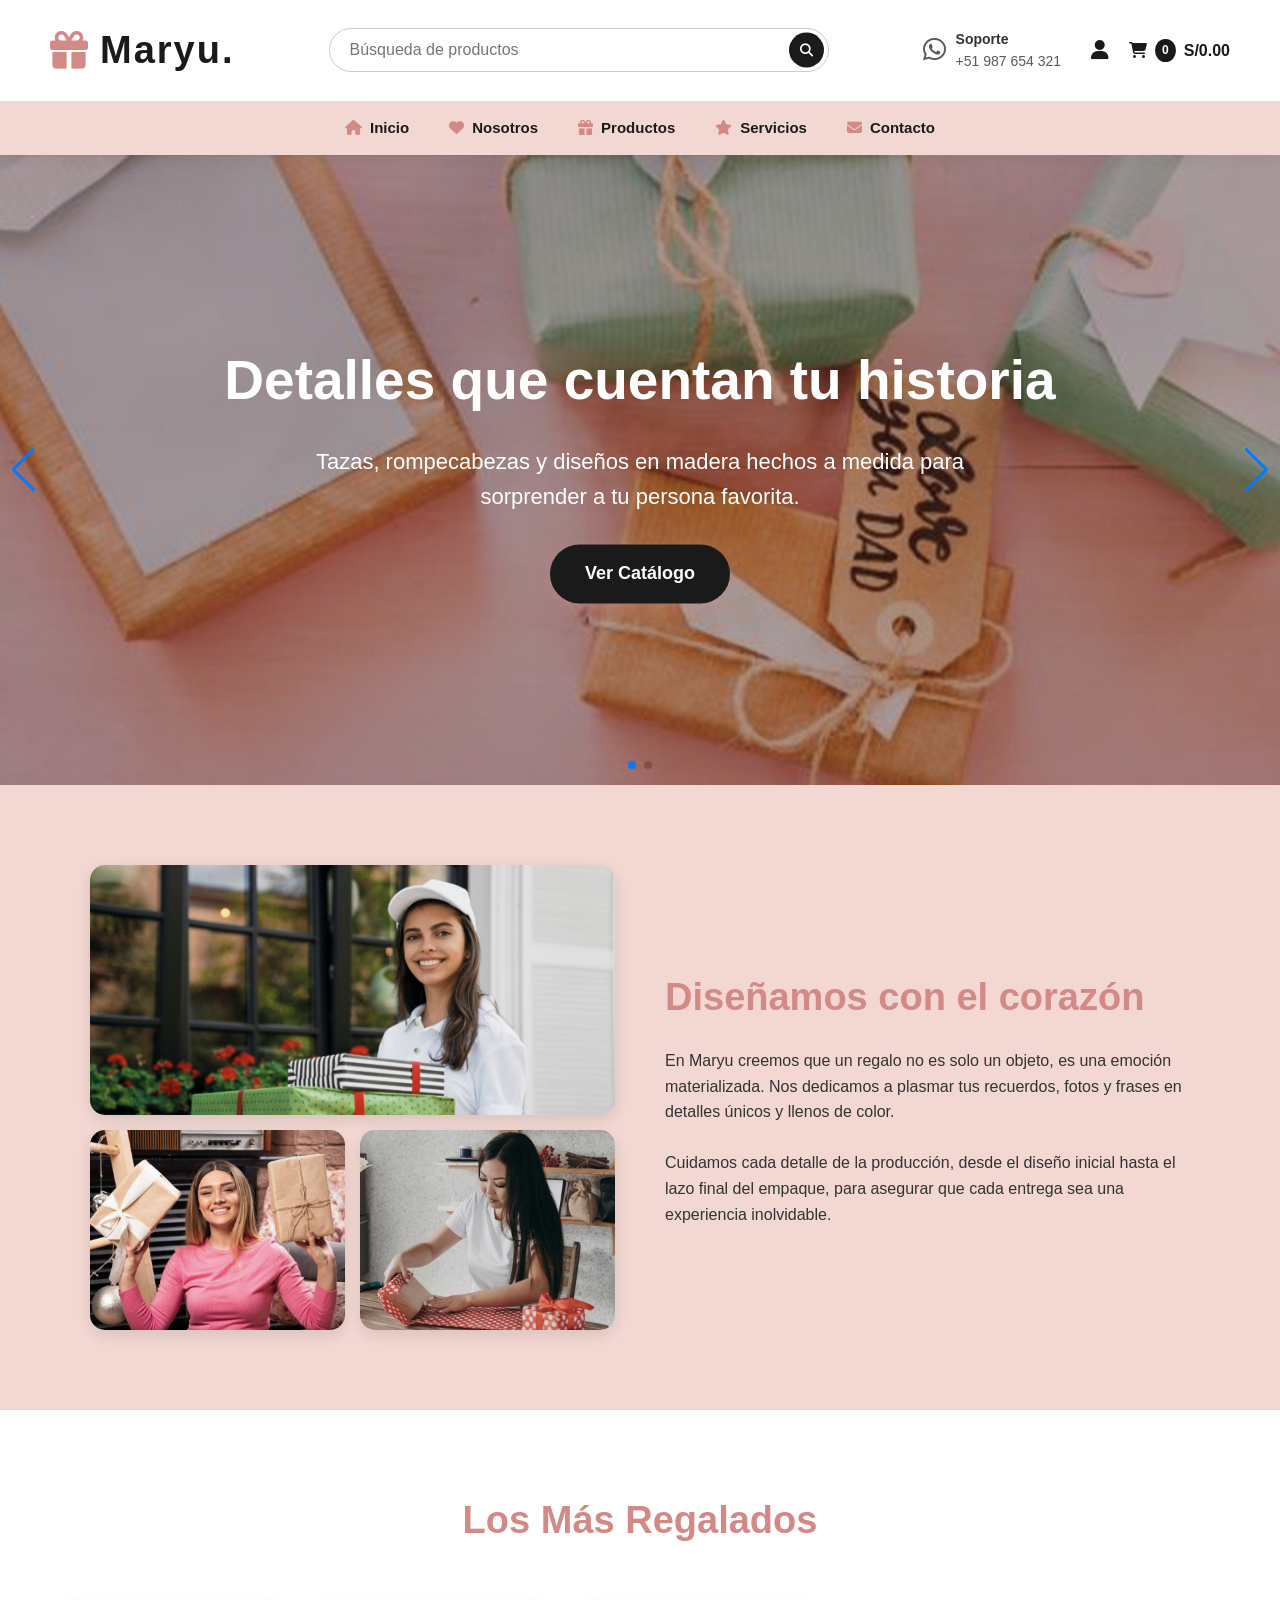
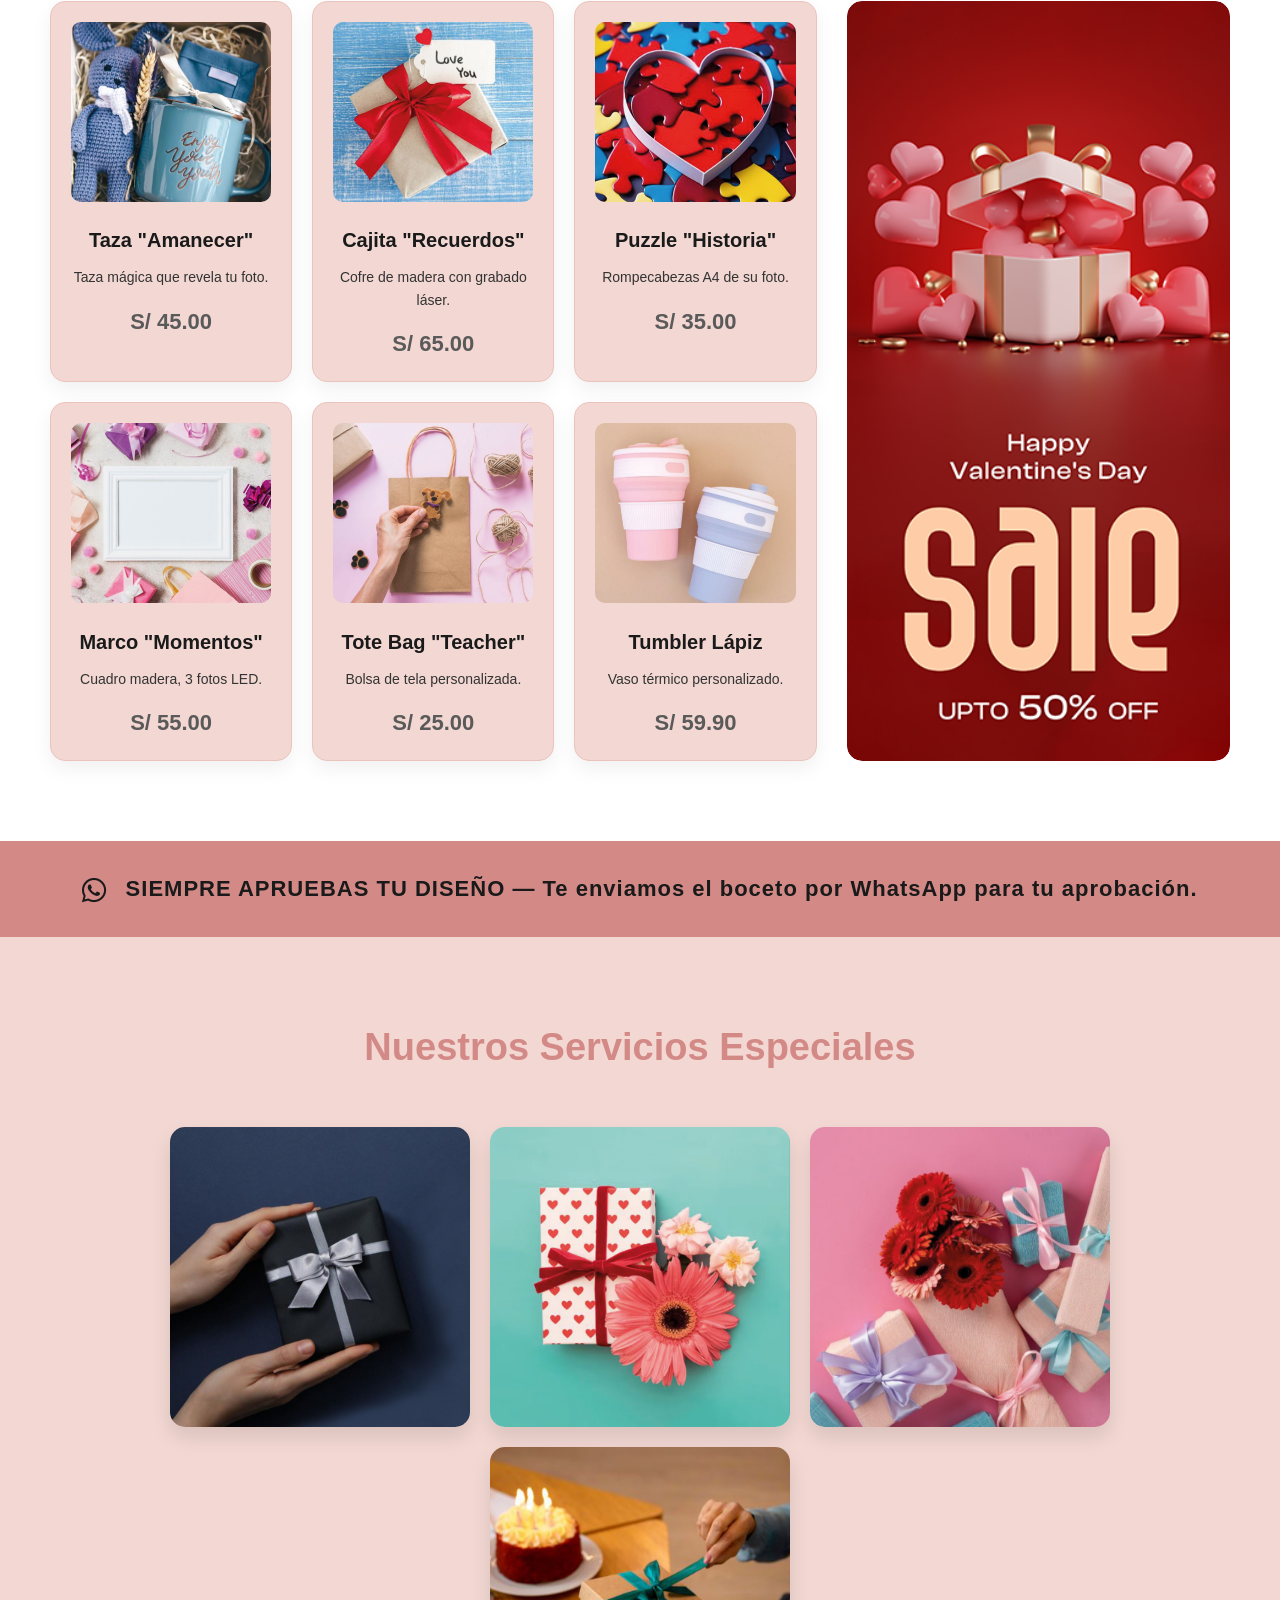
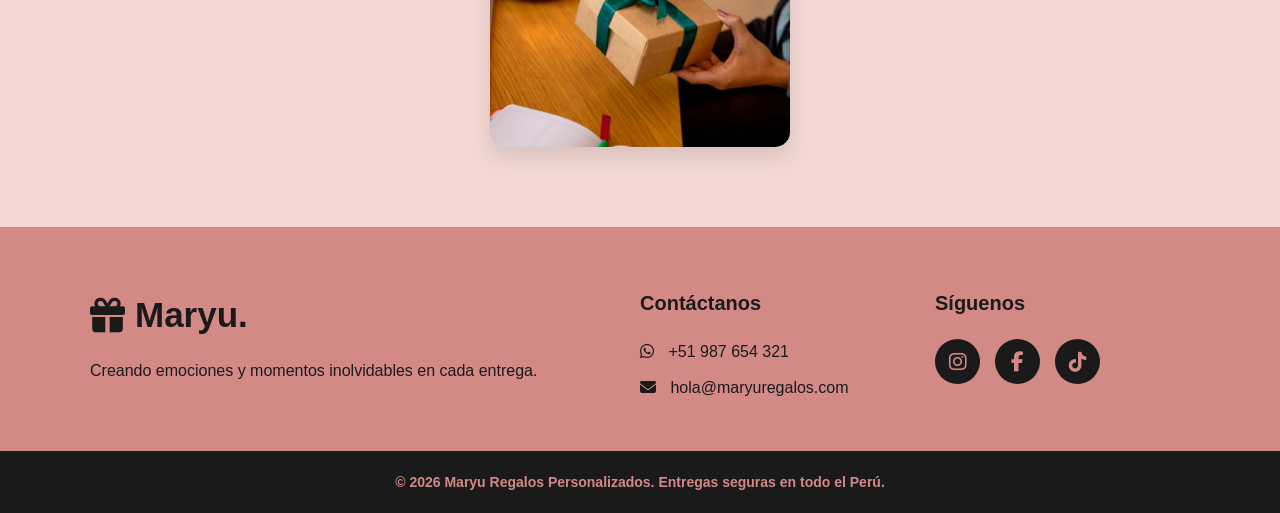
<file: index.html>
<!DOCTYPE html>
<html lang="es">
<head>
    <meta charset="UTF-8">
    <meta name="viewport" content="width=device-width, initial-scale=1.0">
    <title>Maryu - Regalos Personalizados</title>
    <link rel="stylesheet" href="style.css">
    <link href="https://fonts.googleapis.com/css2?family=Poppins:wght@300;400;600;800&display=swap" rel="stylesheet">
    <link rel="stylesheet" href="https://cdnjs.cloudflare.com/ajax/libs/font-awesome/6.4.0/css/all.min.css">
    <link rel="stylesheet" href="https://cdn.jsdelivr.net/npm/swiper@10/swiper-bundle.min.css">
    <link href="https://unpkg.com/aos@2.3.1/dist/aos.css" rel="stylesheet"/>
</head>
<body>

    <header>
        <div class="header-top">
           
            <div class="logo"><i class="fas fa-gift"></i> Maryu.</div>
            
            <div class="search-bar">
                <input type="text" placeholder="Búsqueda de productos">
                <button type="submit"><i class="fas fa-search"></i></button>
            </div>
            
            <div class="header-right">
                <div class="header-contact">
                    <i class="fab fa-whatsapp"></i>
                    <div class="contact-text">
                        <span class="contact-title">Soporte</span>
                        <span class="contact-number">+51 987 654 321</span>
                    </div>
                </div>
                <div class="header-user-cart">
                    <a href="#"><i class="fas fa-user"></i></a>
                    <a href="#" class="cart-link">
                        <i class="fas fa-shopping-cart"></i> 
                        <span class="cart-count">0</span> S/0.00
                    </a>
                </div>
            </div>
        </div>
        
        <nav class="header-nav">
            <ul class="nav-links">
                <li><a href="index.html"><i class="fas fa-home"></i> Inicio</a></li>
                <li><a href="nosotros.html"><i class="fas fa-heart"></i> Nosotros</a></li>
                <li><a href="productos.html"><i class="fas fa-gift"></i> Productos</a></li>
                <li><a href="servicios.html"><i class="fas fa-star"></i> Servicios</a></li>
                <li><a href="contactos.html"><i class="fas fa-envelope"></i> Contacto</a></li>
            </ul>
        </nav>
    </header>

    <main>
        
        <section id="inicio">
            <div class="swiper mySwiper">
                <div class="swiper-wrapper">
                    <div class="swiper-slide slide-1">
                        <div class="slide-content">
                            <h1>Detalles que cuentan tu historia</h1>
                            <p>Tazas, rompecabezas y diseños en madera hechos a medida para sorprender a tu persona favorita.</p>
                            <a href="productos.html" class="btn-principal">Ver Catálogo</a>
                        </div>
                    </div>
                    <div class="swiper-slide slide-2">
                        <div class="slide-content">
                            <h1>Regalos diseñados con el corazón</h1>
                            <p>Creamos emociones materializadas en madera y color. Cada detalle está pensado especialmente para ti.</p>
                            <a href="nosotros.html" class="btn-principal">Conoce Más</a>
                        </div>
                    </div>
                </div>
                <div class="swiper-pagination"></div>
                <div class="swiper-button-next"></div>
                <div class="swiper-button-prev"></div>
            </div>
        </section>

        <section id="nosotros">
        
            <div class="nosotros-img-grid" data-aos="fade-right">
                <img src="IMG/nosotros-1.png" alt="Regalo especial" class="img-1">
                <img src="IMG/nosotros-2.png" alt="Caja decorada" class="img-2">
                <img src="IMG/nosotros-3.png" alt="Detalle en madera" class="img-3">
            </div>
         
            <div class="nosotros-texto" data-aos="fade-left">
                <h2>Diseñamos con el corazón</h2>
                <p>En Maryu creemos que un regalo no es solo un objeto, es una emoción materializada. Nos dedicamos a plasmar tus recuerdos, fotos y frases en detalles únicos y llenos de color.</p>
                <br>
                <p>Cuidamos cada detalle de la producción, desde el diseño inicial hasta el lazo final del empaque, para asegurar que cada entrega sea una experiencia inolvidable.</p>
            </div>
        </section>

        <section id="productos">
            <h2 class="titulo-seccion" data-aos="fade-up">Los Más Regalados</h2>
            <div class="productos-layout">
                
                <div class="productos-grid-6">
                    
                    <div class="producto-card" data-aos="fade-up">
                        <img src="IMG/regalos-1.png" alt="Taza blanca" class="img-producto">
                        <h3>Taza "Amanecer"</h3>
                        <p>Taza mágica que revela tu foto.</p>
                        <p class="precio">S/ 45.00</p>
                    </div>

                    <div class="producto-card" data-aos="fade-up" data-aos-delay="100">
                        <img src="IMG/regalos-2.png" alt="Caja de madera" class="img-producto">
                        <h3>Cajita "Recuerdos"</h3>
                        <p>Cofre de madera con grabado láser.</p>
                        <p class="precio">S/ 65.00</p>
                    </div>

                    <div class="producto-card" data-aos="fade-up" data-aos-delay="200">
                        <img src="IMG/regalos-3.png" alt="Foto rompecabezas" class="img-producto">
                        <h3>Puzzle "Historia"</h3>
                        <p>Rompecabezas A4 de su foto.</p>
                        <p class="precio">S/ 35.00</p>
                    </div>

                    <div class="producto-card" data-aos="fade-up">
                        <img src="IMG/regalos-4.png" alt="Fotos polaroid" class="img-producto">
                        <h3>Marco "Momentos"</h3>
                        <p>Cuadro madera, 3 fotos LED.</p>
                        <p class="precio">S/ 55.00</p>
                    </div>

                    <div class="producto-card" data-aos="fade-up" data-aos-delay="100">
                        <img src="IMG/regalos-5.png" alt="Bolso Personalizado" class="img-producto">
                        <h3>Tote Bag "Teacher"</h3>
                        <p>Bolsa de tela personalizada.</p>
                        <p class="precio">S/ 25.00</p>
                    </div>

                    <div class="producto-card" data-aos="fade-up" data-aos-delay="200">
                        <img src="IMG/regalos-6.png" alt="Tumbler" class="img-producto">
                        <h3>Tumbler Lápiz</h3>
                        <p>Vaso térmico personalizado.</p>
                        <p class="precio">S/ 59.90</p>
                    </div>

                </div>

  
                <div class="productos-banner-derecho" data-aos="fade-left">
                    <img src="IMG/banner-regalo.png" alt="Porque un detalle marca la diferencia" class="img-banner-vertical">
                </div>

            </div>
        </section>

    
        <section class="banner-aprobacion">
            <i class="fab fa-whatsapp"></i> SIEMPRE APRUEBAS TU DISEÑO — Te enviamos el boceto por WhatsApp para tu aprobación.
        </section>

        <section id="servicios">
            <h2 class="titulo-seccion" data-aos="fade-up">Nuestros Servicios Especiales</h2>
            <div class="servicios-grid-4">
                
                <div class="servicio-item" data-aos="zoom-in">
                    <img src="IMG/servicios-1.png" alt="Corporativo" class="img-servicio">
                    <div class="servicio-overlay">
                        <h3>Regalos Corporativos</h3>
                        <p>Sorprende a tu equipo.</p>
                        <a href="servicios.html" class="btn-outline">Saber más</a>
                    </div>
                </div>

                <div class="servicio-item" data-aos="zoom-in" data-aos-delay="100">
                    <img src="IMG/servicios-2.png" alt="Cumpleaños" class="img-servicio">
                    <div class="servicio-overlay">
                        <h3>Fechas Especiales</h3>
                        <p>Kits armados para celebrar.</p>
                        <a href="servicios.html" class="btn-outline">Saber más</a>
                    </div>
                </div>

                <div class="servicio-item" data-aos="zoom-in" data-aos-delay="200">
                    <img src="IMG/servicios-3.png" alt="Flores" class="img-servicio">
                    <div class="servicio-overlay">
                        <h3>Arreglos Florales</h3>
                        <p>El complemento perfecto.</p>
                        <a href="servicios.html" class="btn-outline">Saber más</a>
                    </div>
                </div>

                <div class="servicio-item" data-aos="zoom-in" data-aos-delay="300">
                    <img src="IMG/servicios-4.png" alt="Envios" class="img-servicio">
                    <div class="servicio-overlay">
                        <h3>Envíos Sorpresa</h3>
                        <p>Entregamos directo a su puerta.</p>
                        <a href="servicios.html" class="btn-outline">Saber más</a>
                    </div>
                </div>

            </div>
        </section>

    </main>

    <footer id="contactos">
        <div class="footer-top">
            <div class="footer-info">
                <h2 class="footer-logo"><i class="fas fa-gift"></i> Maryu.</h2>
                <p>Creando emociones y momentos inolvidables en cada entrega.</p>
            </div>
            
            <div class="footer-contacto">
                <h3>Contáctanos</h3>
                <p><i class="fab fa-whatsapp"></i> +51 987 654 321</p>
                <p><i class="fas fa-envelope"></i> hola@maryuregalos.com</p>
            </div>

            <div class="footer-redes">
                <h3>Síguenos</h3>
                <div class="redes-iconos">
                    <a href="#"><i class="fab fa-instagram"></i></a>
                    <a href="#"><i class="fab fa-facebook-f"></i></a>
                    <a href="#"><i class="fab fa-tiktok"></i></a>
                </div>
            </div>
        </div>
        
        <div class="footer-bottom">
            <p>&copy; 2026 Maryu Regalos Personalizados. Entregas seguras en todo el Perú.</p>
        </div>
    </footer>

    <script src="https://cdn.jsdelivr.net/npm/swiper@10/swiper-bundle.min.js"></script>
    <script>
        var swiper = new Swiper(".mySwiper", {
            loop: true,
            effect: "fade",
            autoplay: {
                delay: 4000,
                disableOnInteraction: false,
            },
            pagination: {
                el: ".swiper-pagination",
                clickable: true,
            },
            navigation: {
                nextEl: ".swiper-button-next",
                prevEl: ".swiper-button-prev",
            },
        });
    </script>

    <script src="https://unpkg.com/aos@2.3.1/dist/aos.js"></script>
    <script>
        AOS.init({
            duration: 800, 
            once: true
        });
    </script>

</body>
</html>
</file>
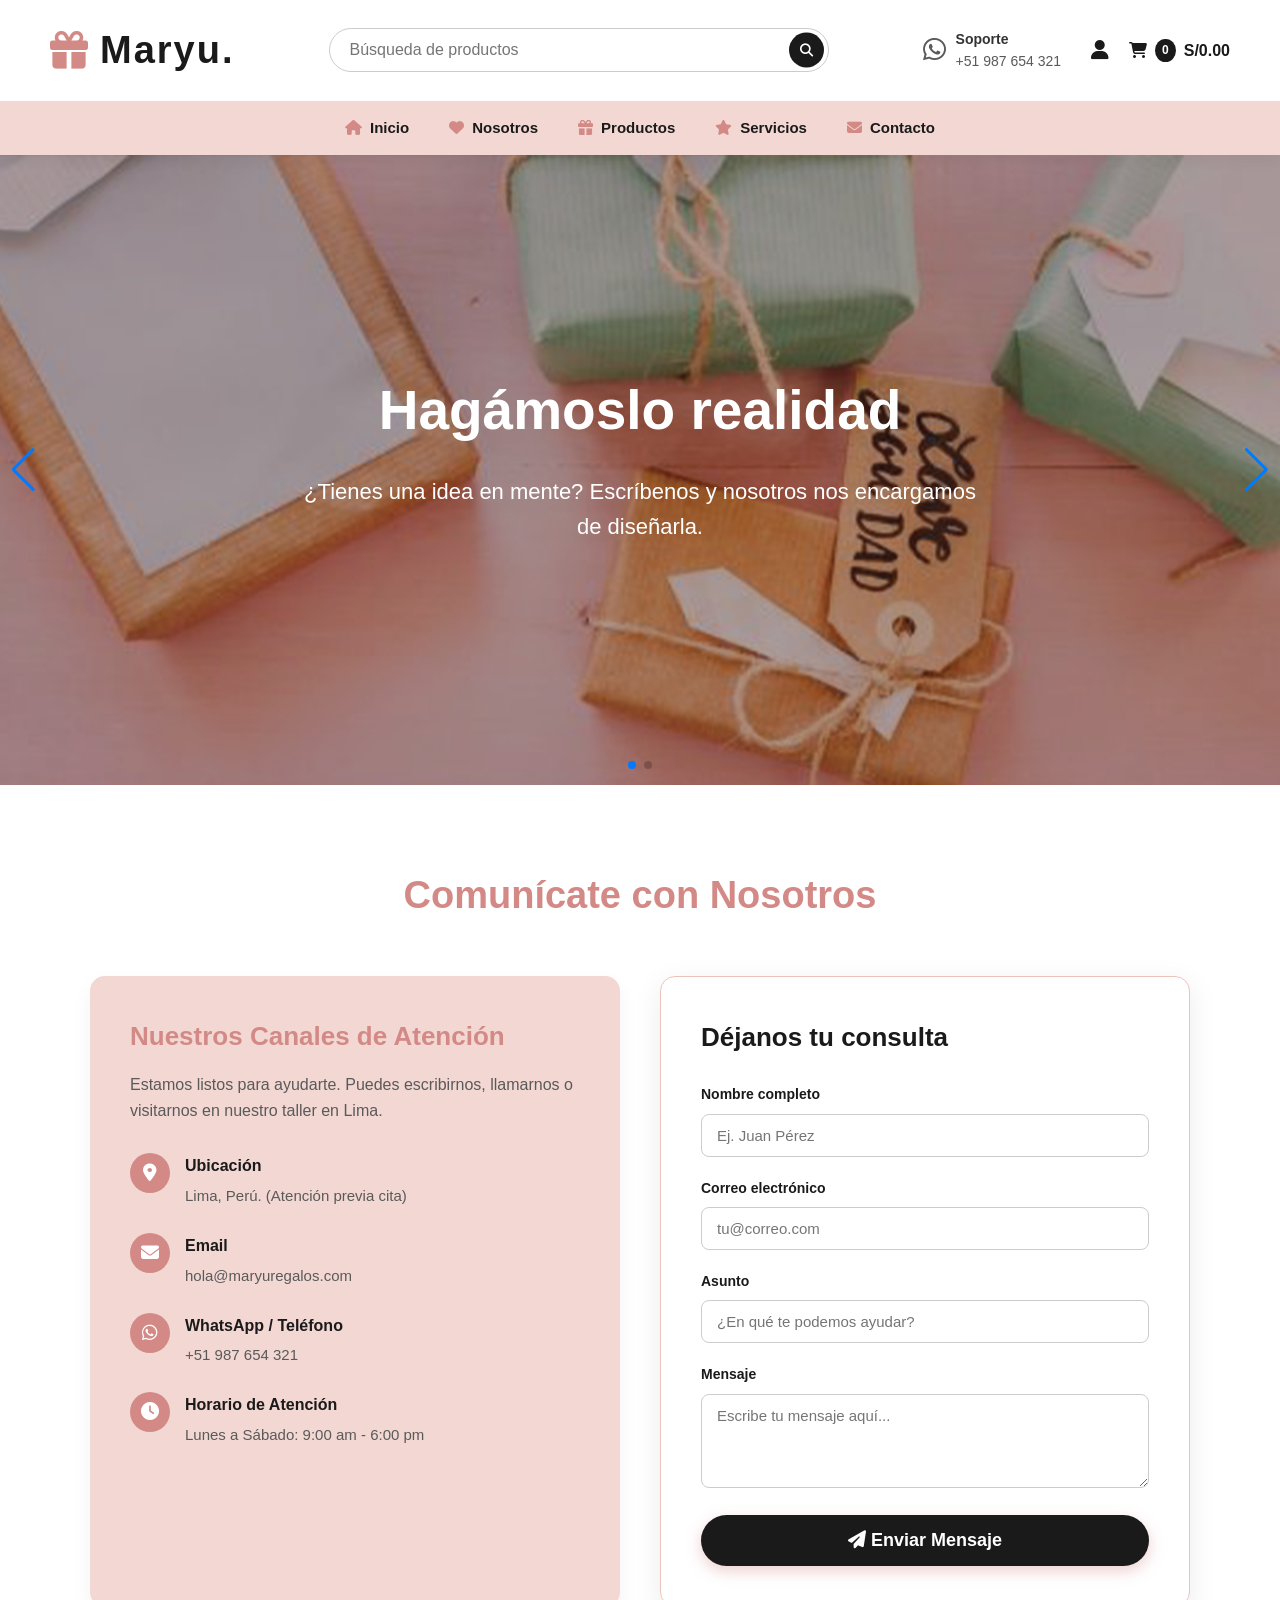
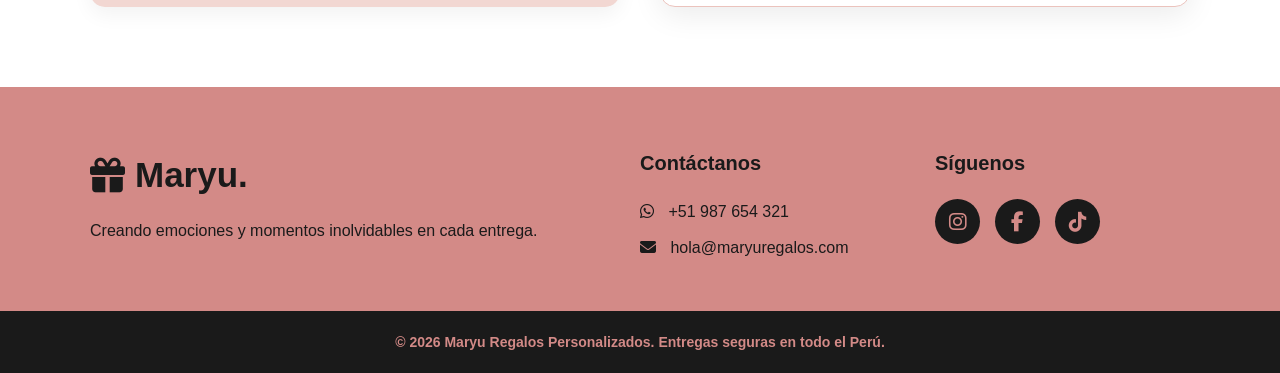
<file: contactos.html>
<!DOCTYPE html>
<html lang="es">
<head>
    <meta charset="UTF-8">
    <meta name="viewport" content="width=device-width, initial-scale=1.0">
    <title>Contacto - Maryu Regalos</title>
    <link rel="stylesheet" href="style.css">
    <link href="https://fonts.googleapis.com/css2?family=Poppins:wght@300;400;600;800&display=swap" rel="stylesheet">
    <link rel="stylesheet" href="https://cdnjs.cloudflare.com/ajax/libs/font-awesome/6.4.0/css/all.min.css">
    <link rel="stylesheet" href="https://cdn.jsdelivr.net/npm/swiper@10/swiper-bundle.min.css">
    <link href="https://unpkg.com/aos@2.3.1/dist/aos.css" rel="stylesheet"/>
</head>
<body>

    <header>
        <div class="header-top">
            <div class="logo"><i class="fas fa-gift"></i> Maryu.</div>
            
            <div class="search-bar">
                <input type="text" placeholder="Búsqueda de productos">
                <button type="submit"><i class="fas fa-search"></i></button>
            </div>
            
            <div class="header-right">
                <div class="header-contact">
                    <i class="fab fa-whatsapp"></i>
                    <div class="contact-text">
                        <span class="contact-title">Soporte</span>
                        <span class="contact-number">+51 987 654 321</span>
                    </div>
                </div>
                <div class="header-user-cart">
                    <a href="#"><i class="fas fa-user"></i></a>
                    <a href="#" class="cart-link">
                        <i class="fas fa-shopping-cart"></i> 
                        <span class="cart-count">0</span> S/0.00
                    </a>
                </div>
            </div>
        </div>
        
        <nav class="header-nav">
            <ul class="nav-links">
                <li><a href="index.html"><i class="fas fa-home"></i> Inicio</a></li>
                <li><a href="nosotros.html"><i class="fas fa-heart"></i> Nosotros</a></li>
                <li><a href="productos.html"><i class="fas fa-gift"></i> Productos</a></li>
                <li><a href="servicios.html"><i class="fas fa-star"></i> Servicios</a></li>
                <li><a href="contactos.html"><i class="fas fa-envelope"></i> Contacto</a></li>
            </ul>
        </nav>
    </header>

    <main>
      
        <section id="inicio">
            <div class="swiper mySwiper">
                <div class="swiper-wrapper">
                    <div class="swiper-slide slide-1">
                        <div class="slide-content">
                            <h1>Hagámoslo realidad</h1>
                            <p>¿Tienes una idea en mente? Escríbenos y nosotros nos encargamos de diseñarla.</p>
                        </div>
                    </div>
                    <div class="swiper-slide slide-2">
                        <div class="slide-content">
                            <h1>Estamos aquí para ti</h1>
                            <p>Resolvemos todas tus dudas y te asesoramos para elegir el regalo perfecto.</p>
                        </div>
                    </div>
                </div>
                <div class="swiper-pagination"></div>
                <div class="swiper-button-next"></div>
                <div class="swiper-button-prev"></div>
            </div>
        </section>

        <section id="contacto-seccion" class="catalogo-seccion">
    
            <h2 class="titulo-seccion" style="padding-top: 30px;" data-aos="fade-up">Comunícate con Nosotros</h2>
            
            <div class="contacto-grid">
                
                <div class="contacto-info" data-aos="fade-right">
                    <h3>Nuestros Canales de Atención</h3>
                    <p>Estamos listos para ayudarte. Puedes escribirnos, llamarnos o visitarnos en nuestro taller en Lima.</p>
                    
                    <div class="info-item">
                        <div class="info-icono"><i class="fas fa-map-marker-alt"></i></div>
                        <div class="info-texto">
                            <h4>Ubicación</h4>
                            <p>Lima, Perú. (Atención previa cita)</p>
                        </div>
                    </div>

                    <div class="info-item">
                        <div class="info-icono"><i class="fas fa-envelope"></i></div>
                        <div class="info-texto">
                            <h4>Email</h4>
                            <p><a href="mailto:hola@maryuregalos.com">hola@maryuregalos.com</a></p>
                        </div>
                    </div>

                    <div class="info-item">
                        <div class="info-icono"><i class="fab fa-whatsapp"></i></div>
                        <div class="info-texto">
                            <h4>WhatsApp / Teléfono</h4>
                            <p><a href="https://api.whatsapp.com/send?phone=51987654321" target="_blank">+51 987 654 321</a></p>
                        </div>
                    </div>

                    <div class="info-item">
                        <div class="info-icono"><i class="fas fa-clock"></i></div>
                        <div class="info-texto">
                            <h4>Horario de Atención</h4>
                            <p>Lunes a Sábado: 9:00 am - 6:00 pm</p>
                        </div>
                    </div>
                </div>

                <div class="contacto-formulario" data-aos="fade-left">
                    <h3>Déjanos tu consulta</h3>
                    <form action="#" method="POST">
                        <div class="form-group">
                            <label for="nombre">Nombre completo</label>
                            <input type="text" id="nombre" name="nombre" placeholder="Ej. Juan Pérez" required>
                        </div>
                        <div class="form-group">
                            <label for="email">Correo electrónico</label>
                            <input type="email" id="email" name="email" placeholder="tu@correo.com" required>
                        </div>
                        <div class="form-group">
                            <label for="asunto">Asunto</label>
                            <input type="text" id="asunto" name="asunto" placeholder="¿En qué te podemos ayudar?">
                        </div>
                        <div class="form-group">
                            <label for="mensaje">Mensaje</label>
                            <textarea id="mensaje" name="mensaje" rows="4" placeholder="Escribe tu mensaje aquí..." required></textarea>
                        </div>
                        <button type="submit" class="btn-principal" style="width: 100%; border: none; cursor: pointer;">
                            <i class="fas fa-paper-plane"></i> Enviar Mensaje
                        </button>
                    </form>
                </div>

            </div>
        </section>
    </main>

    <footer id="contactos">
        <div class="footer-top">
            <div class="footer-info">
                <h2 class="footer-logo"><i class="fas fa-gift"></i> Maryu.</h2>
                <p>Creando emociones y momentos inolvidables en cada entrega.</p>
            </div>
            
            <div class="footer-contacto">
                <h3>Contáctanos</h3>
                <p><i class="fab fa-whatsapp"></i> +51 987 654 321</p>
                <p><i class="fas fa-envelope"></i> hola@maryuregalos.com</p>
            </div>

            <div class="footer-redes">
                <h3>Síguenos</h3>
                <div class="redes-iconos">
                    <a href="#"><i class="fab fa-instagram"></i></a>
                    <a href="#"><i class="fab fa-facebook-f"></i></a>
                    <a href="#"><i class="fab fa-tiktok"></i></a>
                </div>
            </div>
        </div>
        
        <div class="footer-bottom">
            <p>&copy; 2026 Maryu Regalos Personalizados. Entregas seguras en todo el Perú.</p>
        </div>
    </footer>


    <script src="https://cdn.jsdelivr.net/npm/swiper@10/swiper-bundle.min.js"></script>
    <script>
        var swiper = new Swiper(".mySwiper", {
            loop: true,
            effect: "fade",
            autoplay: {
                delay: 4000,
                disableOnInteraction: false,
            },
            pagination: {
                el: ".swiper-pagination",
                clickable: true,
            },
            navigation: {
                nextEl: ".swiper-button-next",
                prevEl: ".swiper-button-prev",
            },
        });
    </script>
    
    <script src="https://unpkg.com/aos@2.3.1/dist/aos.js"></script>
    <script>
        AOS.init({
            duration: 800,
            once: true 
        });
    </script>
</body>
</html>
</file>
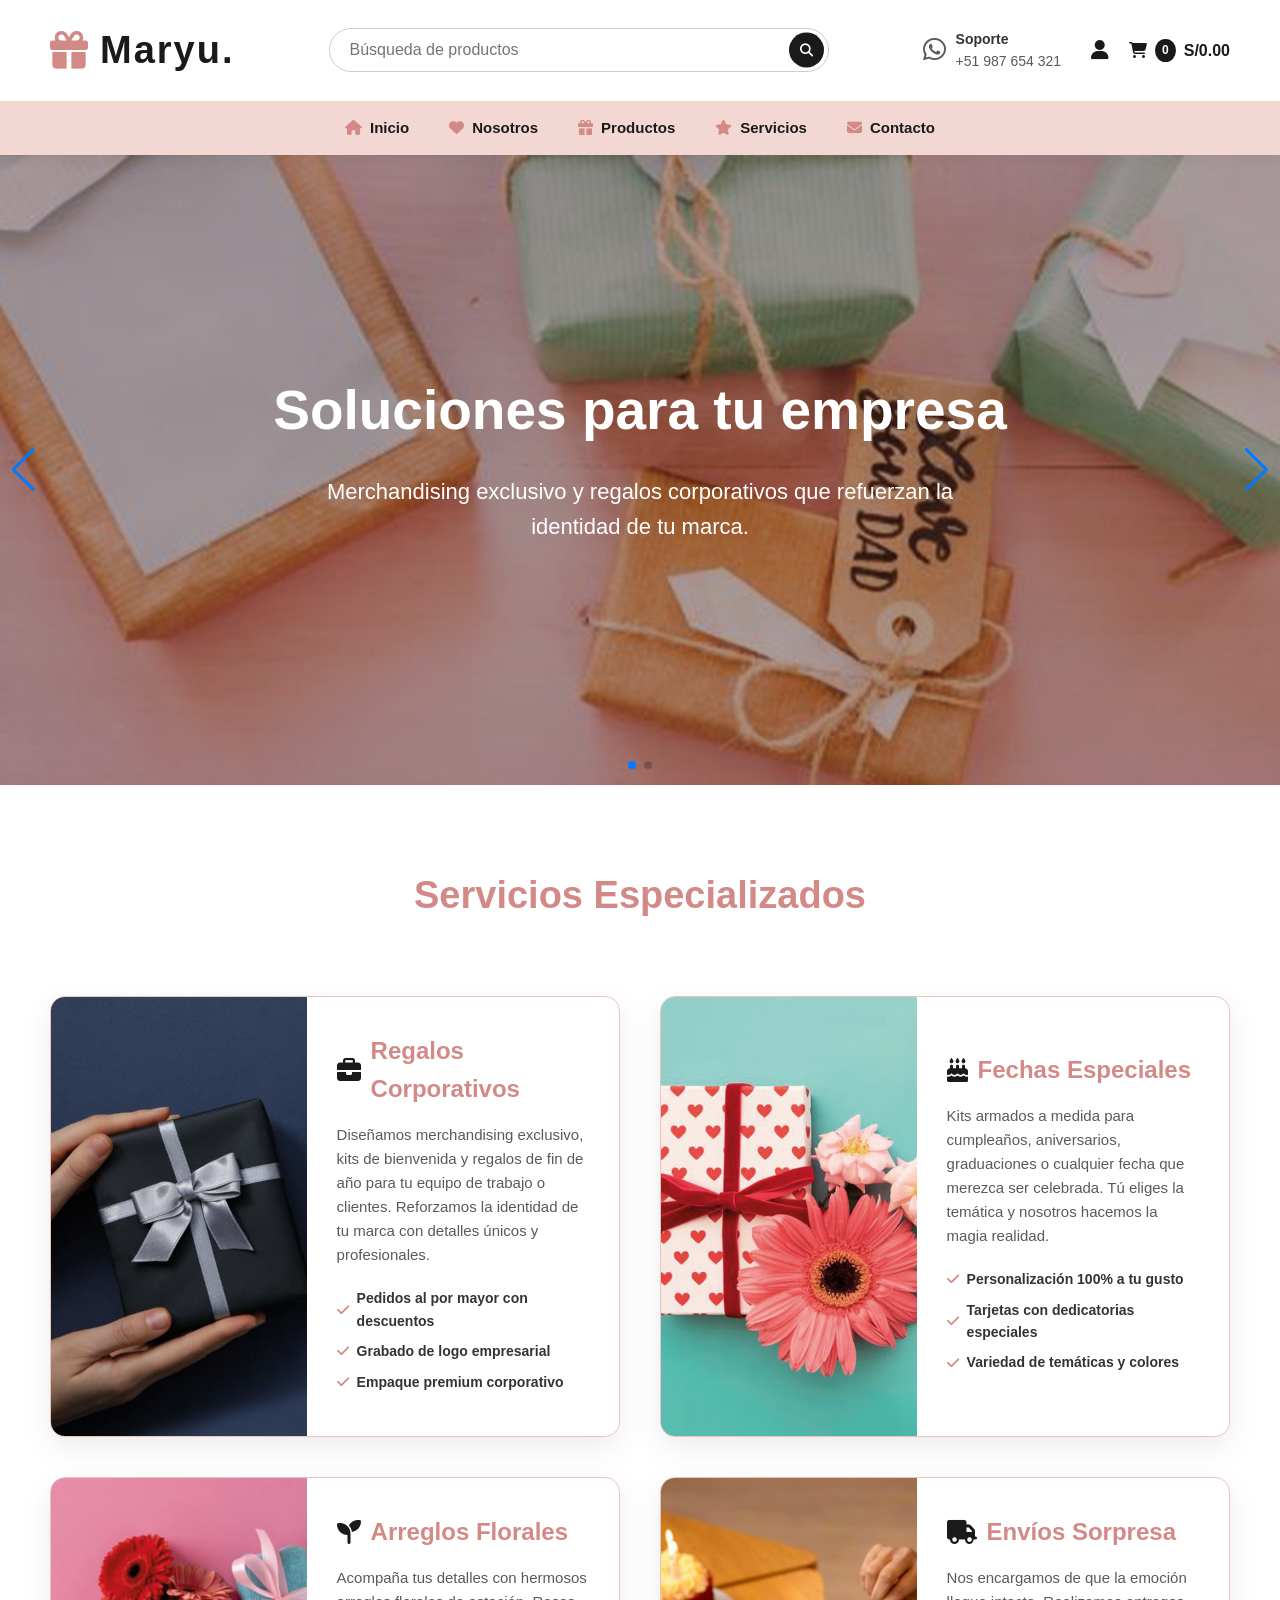
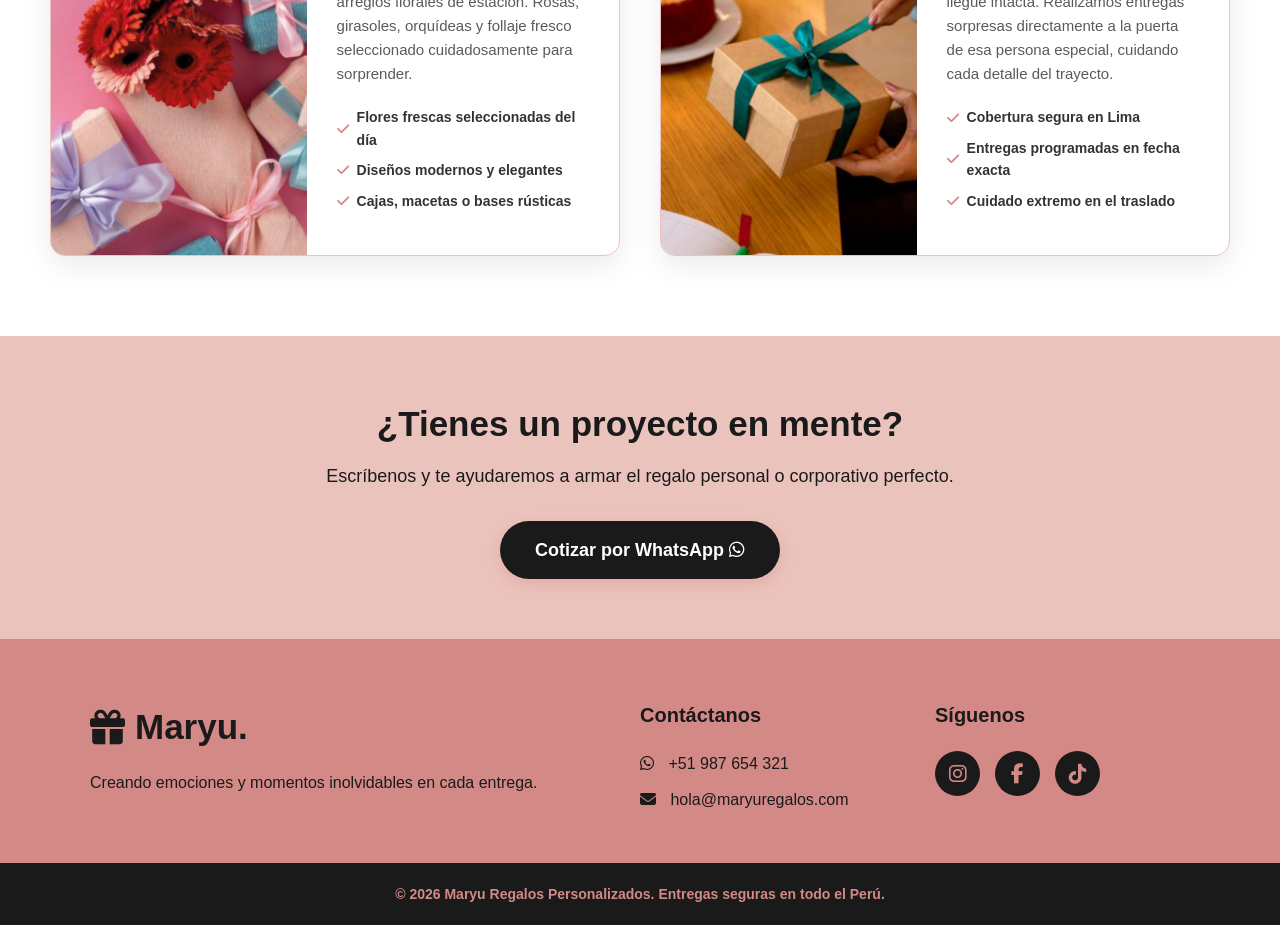
<file: servicios.html>
<!DOCTYPE html>
<html lang="es">
<head>
    <meta charset="UTF-8">
    <meta name="viewport" content="width=device-width, initial-scale=1.0">
    <title>Servicios - Maryu Regalos</title>
    <link rel="stylesheet" href="style.css">
    <link href="https://fonts.googleapis.com/css2?family=Poppins:wght@300;400;600;800&display=swap" rel="stylesheet">
    <link rel="stylesheet" href="https://cdnjs.cloudflare.com/ajax/libs/font-awesome/6.4.0/css/all.min.css">
    <link rel="stylesheet" href="https://cdn.jsdelivr.net/npm/swiper@10/swiper-bundle.min.css">
    <link href="https://unpkg.com/aos@2.3.1/dist/aos.css" rel="stylesheet"/>
</head>
<body>

    <header>
        <div class="header-top">
            <div class="logo"><i class="fas fa-gift"></i> Maryu.</div>
            
            <div class="search-bar">
                <input type="text" placeholder="Búsqueda de productos">
                <button type="submit"><i class="fas fa-search"></i></button>
            </div>
            
            <div class="header-right">
                <div class="header-contact">
                    <i class="fab fa-whatsapp"></i>
                    <div class="contact-text">
                        <span class="contact-title">Soporte</span>
                        <span class="contact-number">+51 987 654 321</span>
                    </div>
                </div>
                <div class="header-user-cart">
                    <a href="#"><i class="fas fa-user"></i></a>
                    <a href="#" class="cart-link">
                        <i class="fas fa-shopping-cart"></i> 
                        <span class="cart-count">0</span> S/0.00
                    </a>
                </div>
            </div>
        </div>
        
        <nav class="header-nav">
            <ul class="nav-links">
                <li><a href="index.html"><i class="fas fa-home"></i> Inicio</a></li>
                <li><a href="nosotros.html"><i class="fas fa-heart"></i> Nosotros</a></li>
                <li><a href="productos.html"><i class="fas fa-gift"></i> Productos</a></li>
                <li><a href="servicios.html"><i class="fas fa-star"></i> Servicios</a></li>
                <li><a href="contactos.html"><i class="fas fa-envelope"></i> Contacto</a></li>
            </ul>
        </nav>
    </header>

    <main>
      
        <section id="inicio">
            <div class="swiper mySwiper">
                <div class="swiper-wrapper">

                    <div class="swiper-slide slide-1">
                        <div class="slide-content">
                            <h1>Soluciones para tu empresa</h1>
                            <p>Merchandising exclusivo y regalos corporativos que refuerzan la identidad de tu marca.</p>
                        </div>
                    </div>
          
                    <div class="swiper-slide slide-2">
                        <div class="slide-content">
                            <h1>Celebra a lo grande</h1>
                            <p>Arreglos florales, envíos sorpresa y kits a medida para hacer inolvidable cualquier fecha especial.</p>
                        </div>
                    </div>
                </div>
                <div class="swiper-pagination"></div>
                <div class="swiper-button-next"></div>
                <div class="swiper-button-prev"></div>
            </div>
        </section>

        
        <section id="detalle-servicios" class="catalogo-seccion">
            
          
            <h2 class="titulo-seccion" style="padding-top: 30px;" data-aos="fade-up">Servicios Especializados</h2>

            <div class="servicios-grid-detalle">
                
                <div class="servicio-card-detalle" data-aos="fade-up">
                    <img src="IMG/servicios-1.png" alt="Regalos Corporativos">
                    <div class="servicio-info">
                        <h3><i class="fas fa-briefcase"></i> Regalos Corporativos</h3>
                        <p>Diseñamos merchandising exclusivo, kits de bienvenida y regalos de fin de año para tu equipo de trabajo o clientes. Reforzamos la identidad de tu marca con detalles únicos y profesionales.</p>
                        <ul class="lista-beneficios">
                            <li><i class="fas fa-check"></i> Pedidos al por mayor con descuentos</li>
                            <li><i class="fas fa-check"></i> Grabado de logo empresarial</li>
                            <li><i class="fas fa-check"></i> Empaque premium corporativo</li>
                        </ul>
                    </div>
                </div>

                <div class="servicio-card-detalle" data-aos="fade-up">
                    <img src="IMG/servicios-2.png" alt="Fechas Especiales">
                    <div class="servicio-info">
                        <h3><i class="fas fa-birthday-cake"></i> Fechas Especiales</h3>
                        <p>Kits armados a medida para cumpleaños, aniversarios, graduaciones o cualquier fecha que merezca ser celebrada. Tú eliges la temática y nosotros hacemos la magia realidad.</p>
                        <ul class="lista-beneficios">
                            <li><i class="fas fa-check"></i> Personalización 100% a tu gusto</li>
                            <li><i class="fas fa-check"></i> Tarjetas con dedicatorias especiales</li>
                            <li><i class="fas fa-check"></i> Variedad de temáticas y colores</li>
                        </ul>
                    </div>
                </div>

                <div class="servicio-card-detalle" data-aos="fade-up">
                    <img src="IMG/servicios-3.png" alt="Arreglos Florales">
                    <div class="servicio-info">
                        <h3><i class="fas fa-seedling"></i> Arreglos Florales</h3>
                        <p>Acompaña tus detalles con hermosos arreglos florales de estación. Rosas, girasoles, orquídeas y follaje fresco seleccionado cuidadosamente para sorprender.</p>
                        <ul class="lista-beneficios">
                            <li><i class="fas fa-check"></i> Flores frescas seleccionadas del día</li>
                            <li><i class="fas fa-check"></i> Diseños modernos y elegantes</li>
                            <li><i class="fas fa-check"></i> Cajas, macetas o bases rústicas</li>
                        </ul>
                    </div>
                </div>

                <div class="servicio-card-detalle" data-aos="fade-up">
                    <img src="IMG/servicios-4.png" alt="Envíos Sorpresa">
                    <div class="servicio-info">
                        <h3><i class="fas fa-truck"></i> Envíos Sorpresa</h3>
                        <p>Nos encargamos de que la emoción llegue intacta. Realizamos entregas sorpresas directamente a la puerta de esa persona especial, cuidando cada detalle del trayecto.</p>
                        <ul class="lista-beneficios">
                            <li><i class="fas fa-check"></i> Cobertura segura en Lima</li>
                            <li><i class="fas fa-check"></i> Entregas programadas en fecha exacta</li>
                            <li><i class="fas fa-check"></i> Cuidado extremo en el traslado</li>
                        </ul>
                    </div>
                </div>

            </div>
        </section>

       
        <section class="banner-cta">
            <h2>¿Tienes un proyecto en mente?</h2>
            <p>Escríbenos y te ayudaremos a armar el regalo personal o corporativo perfecto.</p>
            <a href="#" class="btn-principal">Cotizar por WhatsApp <i class="fab fa-whatsapp"></i></a>
        </section>

    </main>

    <footer id="contactos">
        <div class="footer-top">
            <div class="footer-info">
                <h2 class="footer-logo"><i class="fas fa-gift"></i> Maryu.</h2>
                <p>Creando emociones y momentos inolvidables en cada entrega.</p>
            </div>
            
            <div class="footer-contacto">
                <h3>Contáctanos</h3>
                <p><i class="fab fa-whatsapp"></i> +51 987 654 321</p>
                <p><i class="fas fa-envelope"></i> hola@maryuregalos.com</p>
            </div>

            <div class="footer-redes">
                <h3>Síguenos</h3>
                <div class="redes-iconos">
                    <a href="#"><i class="fab fa-instagram"></i></a>
                    <a href="#"><i class="fab fa-facebook-f"></i></a>
                    <a href="#"><i class="fab fa-tiktok"></i></a>
                </div>
            </div>
        </div>
        
        <div class="footer-bottom">
            <p>&copy; 2026 Maryu Regalos Personalizados. Entregas seguras en todo el Perú.</p>
        </div>
    </footer>

  
    <script src="https://cdn.jsdelivr.net/npm/swiper@10/swiper-bundle.min.js"></script>
    <script>
        var swiper = new Swiper(".mySwiper", {
            loop: true,
            effect: "fade",
            autoplay: {
                delay: 4000,
                disableOnInteraction: false,
            },
            pagination: {
                el: ".swiper-pagination",
                clickable: true,
            },
            navigation: {
                nextEl: ".swiper-button-next",
                prevEl: ".swiper-button-prev",
            },
        });
    </script>
    
   
    <script src="https://unpkg.com/aos@2.3.1/dist/aos.js"></script>
    <script>
        AOS.init({
            duration: 800,
            once: true 
        });
    </script>
</body>
</html>
</file>
<file: style.css>
:root {
--color-fondo: #f2d7d2;
--color-secundario: #ebc3bd;
--color-primario: #d38a87;
--color-blanco: #ffffff;
--color-oscuro: #1a1a1a;
--color-texto: #333333;
--color-plomo: #5a5a5a;
}

*{
margin: 0;
padding: 0;
box-sizing: border-box;
font-family: 'Segoe UI', Tahoma, Geneva, Verdana, sans-serif;
}

body {
background-color: var(--color-fondo);
color: var(--color-texto);
line-height: 1.6;
}

header {
background-color: var(--color-blanco);
display: flex;
flex-direction: column;
position: sticky;
top: 0;
z-index: 1000;
box-shadow: 0 4px 15px rgba(0,0,0,0.05);
}

.header-top {
display: flex;
justify-content: space-between;
align-items: center;
padding: 20px 50px;
max-width: 1400px;
margin: 0 auto;
width: 100%;
}

.logo {
font-size: 38px;
font-weight: 900;
color: var(--color-oscuro);
letter-spacing: 2px;
display: flex;
align-items: center;
gap: 10px;
}

.logo i {
color: var(--color-primario);
}

.search-bar {
display: flex;
flex: 1;
max-width: 500px;
margin: 0 30px;
position: relative;
}

.search-bar input {
width: 100%;
padding: 12px 20px;
border: 1px solid #ccc;
border-radius: 30px;
font-size: 16px;
outline: none;
}

.search-bar button {
position: absolute;
right: 5px;
top: 50%;
transform: translateY(-50%);
background-color: var(--color-oscuro);
color: var(--color-blanco);
border: none;
border-radius: 50%;
width: 35px;
height: 35px;
cursor: pointer;
}

.header-right {
display: flex;
align-items: center;
gap: 30px;
}

.header-contact {
display: flex;
align-items: center;
gap: 10px;
}

.header-contact i {
font-size: 26px;
color: var(--color-plomo);
}

.contact-text {
display: flex;
flex-direction: column;
}

.contact-title {
font-weight: bold;
font-size: 14px;
color: var(--color-texto);
}

.contact-number {
font-size: 14px;
color: var(--color-plomo);
}

.header-user-cart {
display: flex;
align-items: center;
gap: 20px;
}

.header-user-cart a {
color: var(--color-oscuro);
text-decoration: none;
font-size: 20px;
display: flex;
align-items: center;
gap: 8px;
font-weight: bold;
transition: color 0.3s;
}

.header-user-cart a:hover {
color: var(--color-primario);
}

.cart-link {
font-size: 16px !important;
}

.cart-count {
background-color: var(--color-oscuro);
color: var(--color-blanco);
font-size: 12px;
padding: 2px 7px;
border-radius: 50%;
}

.header-nav {
background-color: var(--color-fondo);
padding: 15px 50px;
display: flex;
justify-content: center;
}

.nav-links {
display: flex;
list-style: none;
gap: 40px;
}

.nav-links a {
text-decoration: none;
color: var(--color-oscuro);
font-weight: 600;
font-size: 15px;
transition: color 0.3s;
display: flex;
align-items: center;
gap: 8px;
}

.nav-links a i {
color: var(--color-primario);
}

.nav-links a:hover {
color: var(--color-primario);
}

#inicio {
height: 70vh;
width: 100%;
display: block;
}

.swiper {
width: 100%;
height: 100%;
}

.swiper-slide {
background-size: cover;
background-position: center;
position: relative;
}

.swiper-slide::before {
content: '';
position: absolute;
top: 0;
left: 0;
width: 100%;
height: 100%;
background: rgba(51, 26, 25, 0.4);
z-index: 1;
}

.slide-1 { background-image: url('IMG/banner-1.png'); }
.slide-2 { background-image: url('IMG/banner-2.png'); }

.slide-content {
position: absolute;
top: 50%;
left: 50%;
transform: translate(-50%, -50%);
z-index: 2;
display: flex;
flex-direction: column;
justify-content: center;
align-items: center;
width: 100%;
text-align: center;
color: var(--color-blanco);
padding: 0 20px;
}

.slide-content h1 {
font-size: 55px;
margin-bottom: 20px;
font-weight: 800;
}

.slide-content p {
font-size: 22px;
max-width: 700px;
margin: 0 auto 30px auto;
}

.swiper-button-next,
.swiper-button-prev { color: var(--color-blanco); }

.swiper-pagination-bullet-active { background-color: var(--color-primario); }

.btn-principal {
display: inline-block;
background-color: var(--color-oscuro);
color: var(--color-blanco);
padding: 15px 35px;
text-decoration: none;
font-size: 18px;
font-weight: bold;
border-radius: 30px;
transition: transform 0.3s, background 0.3s;
box-shadow: 0 5px 15px rgba(211, 138, 135, 0.4);
}

.btn-principal:hover {
background-color: var(--color-plomo);
transform: translateY(-3px);
}

#nosotros {
padding: 80px 50px;
display: flex;
align-items: center;
gap: 50px;
max-width: 1200px;
margin: 0 auto;
}

.nosotros-img-grid {
flex: 1;
display: grid;
grid-template-columns: 1fr 1fr;
gap: 15px;
}

.nosotros-img-grid img {
width: 100%;
object-fit: cover;
border-radius: 15px;
box-shadow: 0 5px 15px rgba(0,0,0,0.1);
transition: transform 0.4s ease;
}

.nosotros-img-grid img:hover { transform: scale(1.03); }

.img-1 { grid-column: 1 / 3; height: 250px; }
.img-2, .img-3 { height: 200px; }

.nosotros-texto { flex: 1; }

.nosotros-texto h2 {
font-size: 38px;
color: var(--color-primario);
margin-bottom: 20px;
font-weight: 800;
}

.nosotros-texto p {
font-weight: 400;
color: var(--color-texto);
}

/*PRODUCTOS*/

#productos {
padding: 80px 50px;
background-color: var(--color-blanco);
text-align: center;
}

.titulo-seccion {
font-size: 38px;
color: var(--color-primario);
margin-bottom: 50px;
font-weight: 800;
text-align: center;
width: 100%;
}

.productos-layout {
display: flex;
gap: 30px;
max-width: 1400px;
margin: 0 auto;
align-items: stretch;
}

.productos-grid-6 {
flex: 2;
display: grid;
grid-template-columns: repeat(3, 1fr);
gap: 20px;
}

.producto-card {
background-color: var(--color-fondo);
padding: 20px;
border-radius: 15px;
box-shadow: 0 8px 20px rgba(0,0,0,0.06);
transition: transform 0.3s, border-color 0.3s;
border: 1px solid var(--color-secundario);
overflow: hidden;
text-align: center;
}

.producto-card:hover {
transform: translateY(-10px);
border-color: var(--color-primario);
}

.img-producto {
width: 100%;
height: 180px;
object-fit: cover;
border-radius: 10px;
margin-bottom: 15px;
transition: transform 0.4s ease;
}

.producto-card:hover .img-producto { transform: scale(1.05); }

.producto-card h3 {
color: var(--color-oscuro);
font-size: 20px;
margin-bottom: 10px;
}

.producto-card p {
font-size: 14px;
color: var(--color-texto);
}

.producto-card .precio {
color: var(--color-plomo);
font-size: 22px;
font-weight: 900;
margin-top: 15px;
}

.productos-banner-derecho {
flex: 1;
border-radius: 15px;
overflow: hidden;
}

.img-banner-vertical {
width: 100%;
height: 100%;
object-fit: cover;
border-radius: 15px;
}

.banner-aprobacion {
background-color: var(--color-primario);
color: var(--color-oscuro);
text-align: center;
padding: 30px 20px;
font-size: 22px;
font-weight: 900;
letter-spacing: 1px;
}

.banner-aprobacion i {
font-size: 28px;
margin-right: 10px;
vertical-align: middle;
}

#servicios {
padding: 80px 50px;
text-align: center;
}

.servicios-grid-4 {
display: flex;
justify-content: center;
gap: 20px;
max-width: 1400px;
margin: 0 auto;
flex-wrap: wrap;
}

.servicio-item {
position: relative;
width: 300px;
height: 300px;
border-radius: 15px;
overflow: hidden;
cursor: pointer;
box-shadow: 0 10px 20px rgba(0,0,0,0.1);
}

.img-servicio {
width: 100%;
height: 100%;
object-fit: cover;
transition: transform 0.5s ease;
}

.servicio-overlay {
position: absolute;
top: 0;
left: 0;
width: 100%;
height: 100%;
background-color: rgba(235, 195, 189, 0.95);
color: var(--color-oscuro);
display: flex;
flex-direction: column;
justify-content: center;
align-items: center;
padding: 40px;
opacity: 0;
transition: opacity 0.4s ease;
}

.servicio-item:hover .servicio-overlay { opacity: 1; }
.servicio-item:hover .img-servicio { transform: scale(1.1); }

.servicio-overlay h3 {
font-size: 22px;
margin-bottom: 15px;
color: var(--color-oscuro);
}

.servicio-overlay p {
font-size: 14px;
margin-bottom: 25px;
}

.btn-outline {
border: 2px solid var(--color-oscuro);
color: var(--color-oscuro);
background: transparent;
padding: 10px 25px;
font-weight: bold;
border-radius: 25px;
text-decoration: none;
transition: 0.3s;
}

.btn-outline:hover {
background: var(--color-oscuro);
color: var(--color-fondo);
}

#contactos {
background-color: var(--color-primario);
}

.footer-top {
display: flex;
justify-content: space-between;
max-width: 1200px;
margin: 0 auto;
flex-wrap: wrap;
gap: 40px;
padding: 60px 50px 40px 50px;
color: var(--color-oscuro);
}

.footer-info { flex: 2; min-width: 300px; }

.footer-logo {
font-size: 35px;
font-weight: 900;
color: var(--color-oscuro);
margin-bottom: 15px;
display: flex;
align-items: center;
gap: 10px;
}

.footer-contacto, .footer-redes { flex: 1; min-width: 200px; }

.footer-contacto h3, .footer-redes h3 {
color: var(--color-oscuro);
font-size: 20px;
margin-bottom: 20px;
}

.footer-contacto p {
margin-bottom: 10px;
font-size: 16px;
}

.footer-contacto i {
margin-right: 10px;
color: var(--color-oscuro);
}

.redes-iconos {
display: flex;
gap: 15px;
}

.redes-iconos a {
color: var(--color-primario);
background-color: var(--color-oscuro);
width: 45px;
height: 45px;
display: flex;
justify-content: center;
align-items: center;
border-radius: 50%;
text-decoration: none;
font-size: 20px;
transition: 0.3s;
}

.redes-iconos a:hover {
background-color: var(--color-oscuro);
color: var(--color-blanco);
transform: translateY(-5px);
}

.footer-bottom {
background-color: var(--color-oscuro);
color: var(--color-primario); 
text-align: center;
padding: 20px;
font-size: 14px;
font-weight: bold;
}

#nuestra-historia {
padding: 80px 50px;
background-color: var(--color-blanco);
}

.historia-container {
display: flex;
align-items: center;
gap: 60px;
max-width: 1200px;
margin: 0 auto;
}

.historia-texto {
flex: 1;
}

.historia-texto p {
font-size: 18px;
margin-bottom: 20px;
color: var(--color-plomo);
}

.historia-img-wrapper {
flex: 1;
}

.img-historia {
width: 100%;
border-radius: 20px;
}

#nuestro-equipo {
padding: 80px 50px;
background-color: var(--color-fondo);
text-align: center;
}

.equipo-grid {
display: flex;
justify-content: center;
gap: 40px;
max-width: 1200px;
margin: 0 auto;
flex-wrap: wrap;
}

.equipo-card {
background-color: var(--color-blanco);
padding: 40px 20px;
border-radius: 20px;
width: 320px;
box-shadow: 0 10px 30px rgba(0,0,0,0.05);
transition: transform 0.3s;
}

.equipo-card:hover {
transform: translateY(-10px);
}

.equipo-img {
width: 120px;
height: 120px;
border-radius: 50%;
object-fit: cover;
margin-bottom: 20px;
border: 4px solid var(--color-secundario);
}

.equipo-card h3 {
color: var(--color-oscuro);
font-size: 24px;
margin-bottom: 5px;
}

.equipo-rol {
color: var(--color-primario);
font-weight: bold;
font-size: 16px;
margin-bottom: 15px;
text-transform: uppercase;
letter-spacing: 1px;
}

.equipo-desc {
color: var(--color-plomo);
font-size: 15px;
line-height: 1.6;
}

#galeria-momentos {
padding: 80px 50px;
background-color: var(--color-blanco);
text-align: center;
}

.galeria-grid {
display: grid;
grid-template-columns: repeat(4, 1fr);
grid-auto-rows: 250px;
gap: 15px;
max-width: 1200px;
margin: 0 auto;
}

.galeria-img {
width: 100%;
height: 100%;
object-fit: cover;
border-radius: 15px;
transition: opacity 0.3s, transform 0.3s;
}

.galeria-img:hover {
opacity: 0.9;
transform: scale(1.02);
}

.img-larga {
grid-row: span 2;
}

.img-ancha {
grid-column: span 2;
}

.catalogo-seccion {
    padding-top: 50px;
    background-color: var(--color-blanco);
}

.productos-grid-5 {
    display: grid;
    grid-template-columns: repeat(5, 1fr);
    gap: 20px;
    max-width: 1400px;
    margin: 0 auto;
    padding: 0 50px 0px 50px;
}

.tarjeta-categoria {
    border-radius: 15px;
    padding: 30px 20px;
    display: flex;
    flex-direction: column;
    justify-content: center;
    align-items: center;
    text-align: center;
    box-shadow: 0 8px 20px rgba(0,0,0,0.06);
    color: var(--color-blanco);
}

.tarjeta-categoria h2 {
    font-size: 28px;
    font-weight: 800;
    margin-bottom: 15px;
    line-height: 1.2;
}

.tarjeta-categoria p {
    font-size: 15px;
    line-height: 1.5;
}

.bg-primario {
    background-color: var(--color-primario);
}

.bg-secundario {
    background-color: var(--color-secundario);
}

.bg-oscuro {
    background-color: var(--color-oscuro);
}

.texto-oscuro {
    color: var(--color-oscuro);
}

@media (max-width: 1200px) {
    .productos-grid-5 {
        grid-template-columns: repeat(3, 1fr);
    }
    .tarjeta-categoria {
        grid-column: span 3;
    }
}

@media (max-width: 900px) {
    .productos-grid-5 {
        grid-template-columns: repeat(2, 1fr);
    }
    .tarjeta-categoria {
        grid-column: span 2; 
    }
}

@media (max-width: 600px) {
    .productos-grid-5 {
        grid-template-columns: 1fr;
    }
    .tarjeta-categoria {
        grid-column: span 1;
    }
}
/*productos-favoritos*/

#favoritos {
padding: 70px 30px 0px 0px;
background-color: var(--color-blanco);
text-align: center;
}

.favoritos-seccion {
font-size: 38px;
color: var(--color-primario);
margin-bottom: 20px;
font-weight: 800;
text-align: center;
width: 100%;
}

.favoritos-layout {
display: flex;
gap: 30px;
max-width: 1400px;
margin: 0 auto;
align-items: stretch;
}

.favoritos-grid-6 {
flex: 2;
display: grid;
grid-template-columns: repeat(3, 1fr);
gap: 20px;
}

.favoritos-card {
background-color: var(--color-fondo);
padding: 20px;
border-radius: 15px;
box-shadow: 0 8px 20px rgba(0,0,0,0.06);
transition: transform 0.3s, border-color 0.3s;
border: 1px solid var(--color-secundario);
overflow: hidden;
text-align: center;
}

.favoritos-card:hover {
transform: translateY(-10px);
border-color: var(--color-primario);
}

.img-favoritos {
width: 100%;
height: 180px;
object-fit: cover;
border-radius: 10px;
margin-bottom: 15px;
transition: transform 0.4s ease;
}

.favoritos-card:hover .img-favoritos { transform: scale(1.05); }

.favoritos-card h3 {
color: var(--color-oscuro);
font-size: 20px;
margin-bottom: 10px;
}

.favoritos-card p {
font-size: 14px;
color: var(--color-texto);
}

.favoritos-card .precio {
color: var(--color-plomo);
font-size: 22px;
font-weight: 900;
margin-top: 15px;
}

.favoritos-banner-derecho {
flex: 1;
border-radius: 15px;
overflow: hidden;
}

.img-banner-vertical {
width: 100%;
height: 100%;
object-fit: cover;
border-radius: 15px;
}

.banner-aprobacion {
background-color: var(--color-primario);
color: var(--color-oscuro);
text-align: center;
padding: 30px 20px;
font-size: 22px;
font-weight: 900;
letter-spacing: 1px;
}

.banner-aprobacion i {
font-size: 28px;
margin-right: 10px;
vertical-align: middle;
}

.banner-servicios {
    background-image: url('IMG/banner-regalo.png'); 
}

.servicios-grid-detalle {
    display: grid;
    grid-template-columns: repeat(2, 1fr);
    gap: 40px;
    max-width: 1300px;
    margin: 0 auto;
    padding: 20px 50px 80px 50px;
}

.servicio-card-detalle {
    display: flex;
    background-color: var(--color-blanco);
    border-radius: 15px;
    overflow: hidden;
    box-shadow: 0 10px 30px rgba(0,0,0,0.08);
    border: 1px solid var(--color-secundario);
    transition: transform 0.3s;
}

.servicio-card-detalle:hover {
    transform: translateY(-5px);
    border-color: var(--color-primario);
}

.servicio-card-detalle img {
    width: 45%;
    object-fit: cover;
}

.servicio-info {
    width: 55%;
    padding: 35px 30px;
    display: flex;
    flex-direction: column;
    justify-content: center;
}

.servicio-info h3 {
    font-size: 24px;
    color: var(--color-primario);
    margin-bottom: 15px;
    display: flex;
    align-items: center;
    gap: 10px;
}

.servicio-info h3 i {
    color: var(--color-oscuro);
}

.servicio-info p {
    color: var(--color-plomo);
    font-size: 15px;
    margin-bottom: 20px;
    line-height: 1.6;
}

.lista-beneficios {
    list-style: none;
    padding: 0;
}

.lista-beneficios li {
    font-size: 14px;
    color: var(--color-texto);
    margin-bottom: 8px;
    display: flex;
    align-items: center;
    gap: 8px;
    font-weight: 600;
}

.lista-beneficios li i {
    color: var(--color-primario);
}

.banner-cta {
    background-color: var(--color-secundario);
    text-align: center;
    padding: 60px 20px;
    margin-bottom: 0;
}

.banner-cta h2 {
    color: var(--color-oscuro);
    font-size: 35px;
    font-weight: 800;
    margin-bottom: 10px;
}

.banner-cta p {
    color: var(--color-oscuro);
    font-size: 18px;
    margin-bottom: 30px;
}

@media (max-width: 1100px) {
    .servicios-grid-detalle {
        grid-template-columns: 1fr;
    }
}

@media (max-width: 768px) {
    .servicio-card-detalle {
        flex-direction: column;
    }
    .servicio-card-detalle img {
        width: 100%;
        height: 250px;
    }
    .servicio-info {
        width: 100%;
    }
}

.contacto-grid {
    display: grid;
    grid-template-columns: 1fr 1fr;
    gap: 40px;
    max-width: 1200px;
    margin: 0 auto;
    padding: 0 50px 80px 50px;
}

.contacto-info {
    background-color: var(--color-fondo);
    padding: 40px;
    border-radius: 15px;
    box-shadow: 0 8px 20px rgba(0,0,0,0.05);
}

.contacto-info h3 {
    color: var(--color-primario);
    font-size: 26px;
    margin-bottom: 15px;
}

.contacto-info > p {
    color: var(--color-plomo);
    margin-bottom: 30px;
}

.info-item {
    display: flex;
    align-items: flex-start;
    gap: 15px;
    margin-bottom: 25px;
}

.info-icono {
    background-color: var(--color-primario);
    color: var(--color-blanco);
    width: 40px;
    height: 40px;
    display: flex;
    justify-content: center;
    align-items: center;
    border-radius: 50%;
    font-size: 18px;
    flex-shrink: 0;
}

.info-texto h4 {
    color: var(--color-oscuro);
    font-size: 16px;
    margin-bottom: 5px;
}

.info-texto p, .info-texto a {
    color: var(--color-plomo);
    font-size: 15px;
    text-decoration: none;
    transition: color 0.3s;
}

.info-texto a:hover {
    color: var(--color-primario);
}

.contacto-formulario {
    background-color: var(--color-blanco);
    padding: 40px;
    border-radius: 15px;
    box-shadow: 0 8px 30px rgba(0,0,0,0.08);
    border: 1px solid var(--color-secundario);
}

.contacto-formulario h3 {
    color: var(--color-oscuro);
    font-size: 26px;
    margin-bottom: 25px;
}

.form-group {
    margin-bottom: 20px;
    text-align: left;
}

.form-group label {
    display: block;
    color: var(--color-oscuro);
    font-weight: 600;
    margin-bottom: 8px;
    font-size: 14px;
}

.form-group input, 
.form-group textarea {
    width: 100%;
    padding: 12px 15px;
    border: 1px solid #ccc;
    border-radius: 8px;
    font-family: inherit;
    font-size: 15px;
    outline: none;
    transition: border-color 0.3s;
}

.form-group input:focus, 
.form-group textarea:focus {
    border-color: var(--color-primario);
}


.mapa-ubicacion {
    width: 100%;
    display: block;
}


@media (max-width: 900px) {
    .contacto-grid {
        grid-template-columns: 1fr;
    }
}
</file>
